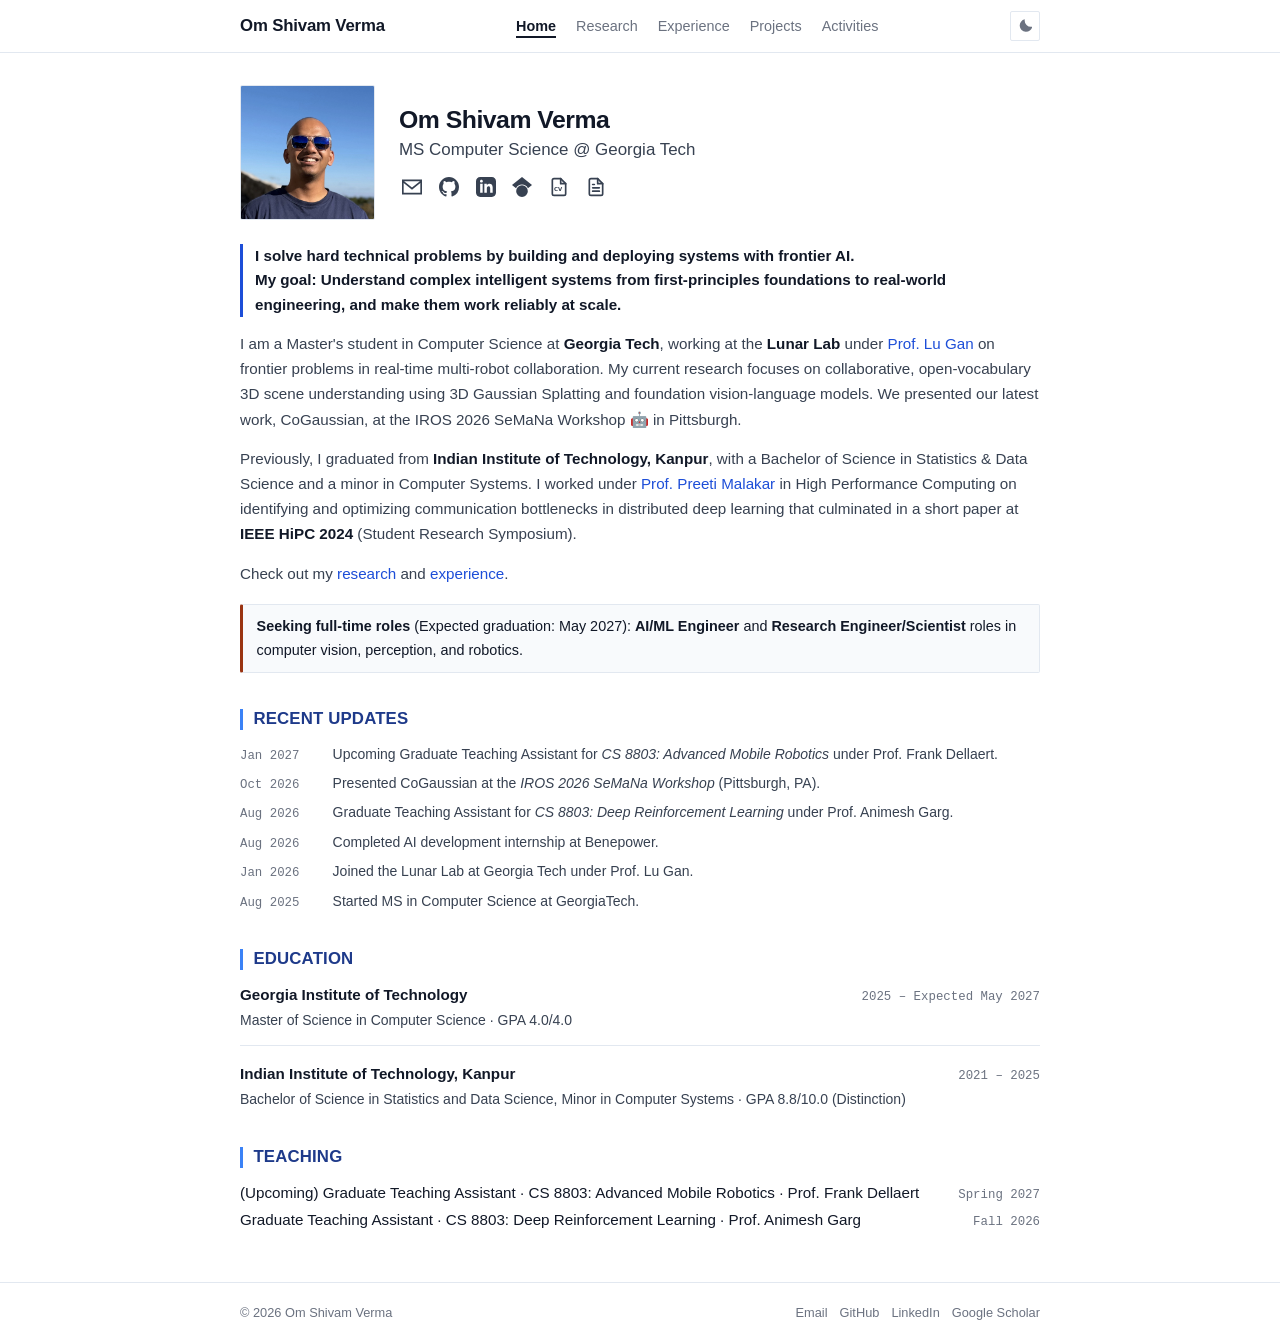
<file: index.html>
<!DOCTYPE html>
<html lang="en">
<head>
  <meta charset="UTF-8">
  <meta name="viewport" content="width=device-width, initial-scale=1.0">
  <title>Om Shivam Verma</title>
  <meta name="description" content="Om Shivam Verma - MS CS student at Georgia Tech, Lunar Lab.">
  <link rel="canonical" href="https://omsv135.github.io/">
  <meta property="og:title" content="Om Shivam Verma">
  <meta property="og:description" content="MS CS student at Georgia Tech, Lunar Lab.">
  <meta property="og:url" content="https://omsv135.github.io/">
  <meta property="og:type" content="website">
  <meta property="og:image" content="https://omsv135.github.io/assets/images/myphoto_Sept2026.jpg">
  <meta name="twitter:card" content="summary">
  <meta name="twitter:title" content="Om Shivam Verma">
  <meta name="twitter:description" content="MS CS student at Georgia Tech, Lunar Lab.">
  <meta name="twitter:image" content="https://omsv135.github.io/assets/images/myphoto_Sept2026.jpg">
  <link rel="icon" type="image/png" href="assets/images/icon.png">
  <link rel="stylesheet" href="assets/css/style.css">
  <script type="application/ld+json">
  {
    "@context": "https://schema.org",
    "@type": "Person",
    "name": "Om Shivam Verma",
    "url": "https://omsv135.github.io/",
    "image": "https://omsv135.github.io/assets/images/myphoto_Sept2026.jpg",
    "affiliation": {
      "@type": "CollegeOrUniversity",
      "name": "Georgia Institute of Technology"
    },
    "alumniOf": {
      "@type": "CollegeOrUniversity",
      "name": "Indian Institute of Technology, Kanpur"
    },
    "sameAs": [
      "https://scholar.google.com/citations?user=UkRxZe0AAAAJ",
      "https://github.com/omsv135",
      "https://linkedin.com/in/omsv135"
    ],
    "knowsAbout": [
      "Robotics",
      "Computer Vision",
      "3D Gaussian Splatting",
      "Multi-Robot Systems",
      "Distributed Deep Learning",
      "Deep Reinforcement Learning"
    ]
  }
  </script>
</head>
<body>

  
  <header class="site-header">
    <div class="container nav-container">
      <a href="index.html" class="nav-brand">Om Shivam Verma</a>
      
      <nav>
        <ul class="nav-links" id="nav-links">
          <li><a href="index.html" class="active">Home</a></li>
          <li><a href="research.html">Research</a></li>
          <li><a href="experience.html">Experience</a></li>
          <li><a href="projects.html">Projects</a></li>
          <li><a href="activities.html">Activities</a></li>
        </ul>
      </nav>

      <div class="nav-actions">
        <button class="theme-toggle-btn" id="theme-toggle-btn" aria-label="Toggle theme">
          <svg class="sun-icon" viewBox="0 0 24 24"><path d="M12 18a6 6 0 1 1 0-12 6 6 0 0 1 0 12zm0-2a4 4 0 1 0 0-8 4 4 0 0 0 0 8zM11 1h2v3h-2V1zm0 19h2v3h-2v-3zM3.515 4.929l1.414-1.414L7.05 5.636 5.636 7.05 3.515 4.93zM16.95 18.364l1.414-1.414 2.121 2.121-1.414 1.414-2.121-2.121zm2.121-14.85l1.414 1.415-2.121 2.121-1.414-1.414 2.121-2.121zM5.636 16.95l1.414 1.414-2.121 2.121-1.414-1.414 2.121-2.121zM23 11v2h-3v-2h3zM4 11v2H1v-2h3z"/></svg>
          <svg class="moon-icon" viewBox="0 0 24 24"><path d="M12.3 2a10 10 0 0 0-.19 2 10 10 0 0 0 10 10c.7 0 1.37-.07 2-.19A10 10 0 1 1 12.3 2z"/></svg>
        </button>
        <button class="mobile-nav-toggle" id="mobile-nav-toggle" aria-label="Toggle menu">
          <svg viewBox="0 0 24 24" fill="none" stroke="currentColor" stroke-width="2"><line x1="3" y1="12" x2="21" y2="12"></line><line x1="3" y1="6" x2="21" y2="6"></line><line x1="3" y1="18" x2="21" y2="18"></line></svg>
        </button>
      </div>
    </div>
  </header>

  
  <main>
    <div class="container">
      
      
      <section class="hero">
        <img src="assets/images/myphoto_Sept2026.jpg" alt="Om Shivam Verma" class="hero-avatar">
        <div class="hero-details">
          <h1 class="hero-name">Om Shivam Verma</h1>
          <p class="hero-title">MS Computer Science @ Georgia Tech</p>
          
          <div class="social-btn-group">
            <a href="mailto:overma3@gatech.edu" class="social-icon-btn" title="Email (overma3@gatech.edu)" aria-label="Email">
              <svg viewBox="0 0 24 24" fill="currentColor"><path d="M0 3v18h24v-18h-24zm21.518 2l-9.518 7.713-9.518-7.713h19.036zm-19.518 14v-11.817l10 8.104 10-8.104v11.817h-20z"/></svg>
            </a>
            <a href="https://github.com/omsv135" target="_blank" rel="noopener noreferrer" class="social-icon-btn" title="GitHub (@omsv135)" aria-label="GitHub">
              <svg viewBox="0 0 24 24" fill="currentColor"><path d="M12 0C5.37 0 0 5.37 0 12c0 5.31 3.435 9.795 8.205 11.385.6.105.825-.255.825-.57 0-.285-.015-1.23-.015-2.235-3.015.555-3.795-.735-4.035-1.41-.135-.345-.72-1.41-1.23-1.695-.42-.225-1.02-.78-.015-.795.945-.015 1.62.87 1.845 1.23 1.08 1.815 2.805 1.305 3.495.99.105-.78.42-1.305.765-1.605-2.67-.3-5.46-1.335-5.46-5.925 0-1.305.465-2.385 1.23-3.225-.12-.3-.54-1.53.12-3.18 0 0 1.005-.315 3.3 1.23.96-.27 1.98-.405 3-.405s2.04.135 3 .405c2.295-1.56 3.3-1.23 3.3-1.23.66 1.65.24 2.88.12 3.18.765.84 1.23 1.905 1.23 3.225 0 4.605-2.805 5.625-5.475 5.925.435.375.81 1.095.81 2.22 0 1.605-.015 2.895-.015 3.3 0 .315.225.69.825.57A12.02 12.02 0 0024 12c0-6.63-5.37-12-12-12z"/></svg>
            </a>
            <a href="https://linkedin.com/in/omsv135" target="_blank" rel="noopener noreferrer" class="social-icon-btn" title="LinkedIn" aria-label="LinkedIn">
              <svg viewBox="0 0 24 24" fill="currentColor"><path d="M19 0h-14c-2.761 0-5 2.239-5 5v14c0 2.761 2.239 5 5 5h14c2.762 0 5-2.239 5-5v-14c0-2.761-2.238-5-5-5zm-11 19h-3v-11h3v11zm-1.5-12.268c-.966 0-1.75-.79-1.75-1.764s.784-1.764 1.75-1.764 1.75.79 1.75 1.764-.783 1.764-1.75 1.764zm13.5 12.268h-3v-5.604c0-3.368-4-3.113-4 0v5.604h-3v-11h3v1.765c1.396-2.586 7-2.777 7 2.476v6.759z"/></svg>
            </a>
            <a href="https://scholar.google.com/citations?user=UkRxZe0AAAAJ" target="_blank" rel="noopener noreferrer" class="social-icon-btn" title="Google Scholar" aria-label="Google Scholar">
              <svg viewBox="0 0 24 24" fill="currentColor"><path d="M12 24a7 7 0 1 1 0-14 7 7 0 0 1 0 14zm0-24L0 9.5l4.838 3.94A8 8 0 0 1 12 9a8 8 0 0 1 7.162 4.44L24 9.5z"/></svg>
            </a>
            <a href="assets/docs/OmShivamVerma_CV_September_2026.pdf" target="_blank" class="social-icon-btn" title="Curriculum Vitae (PDF)" aria-label="Curriculum Vitae (PDF)">
              <svg viewBox="0 0 24 24" fill="none" stroke="currentColor" stroke-width="2" stroke-linecap="round" stroke-linejoin="round">
                <path d="M14 2H6a2 2 0 0 0-2 2v16a2 2 0 0 0 2 2h12a2 2 0 0 0 2-2V8z"></path>
                <polyline points="14 2 14 8 20 8"></polyline>
                <text x="11" y="16.5" font-size="6.5" font-weight="700" fill="currentColor" stroke="none" font-family="system-ui, sans-serif" text-anchor="middle">CV</text>
              </svg>
            </a>
            <a href="assets/docs/OmShivamVerma_Resume_September_2026.pdf" target="_blank" class="social-icon-btn" title="Resume (PDF)" aria-label="Resume (PDF)">
              <svg viewBox="0 0 24 24" fill="none" stroke="currentColor" stroke-width="2" stroke-linecap="round" stroke-linejoin="round">
                <path d="M14 2H6a2 2 0 0 0-2 2v16a2 2 0 0 0 2 2h12a2 2 0 0 0 2-2V8z"></path>
                <polyline points="14 2 14 8 20 8"></polyline>
                <line x1="16" y1="13" x2="8" y2="13"></line>
                <line x1="16" y1="17" x2="8" y2="17"></line>
                <line x1="10" y1="9" x2="8" y2="9"></line>
              </svg>
            </a>
          </div>
        </div>
      </section>

      
      <section class="prose">
        <p class="statement">
          I solve hard technical problems by building and deploying systems with frontier AI.<br>
          My goal: Understand complex intelligent systems from first-principles foundations to real-world engineering, and make them work reliably at scale.
        </p>

        <p>
          I am a Master's student in Computer Science at <strong>Georgia Tech</strong>, working at the <strong>Lunar Lab</strong> under <a href="https://ganlumomo.github.io/" target="_blank" rel="noopener noreferrer">Prof. Lu Gan</a> on frontier problems in real-time multi-robot collaboration. My current research focuses on collaborative, open-vocabulary 3D scene understanding using 3D Gaussian Splatting and foundation vision-language models. We presented our latest work, CoGaussian, at the IROS 2026 SeMaNa Workshop 🤖 in Pittsburgh.
        </p>

        <p>
          Previously, I graduated from <strong>Indian Institute of Technology, Kanpur</strong>, with a Bachelor of Science in Statistics &amp; Data Science and a minor in Computer Systems. I worked under <a href="https://www.cse.iitk.ac.in/users/pmalakar/" target="_blank" rel="noopener noreferrer">Prof. Preeti Malakar</a> in High Performance Computing on identifying and optimizing communication bottlenecks in distributed deep learning that culminated in a short paper at <strong>IEEE HiPC 2024</strong> (Student Research Symposium).
        </p>

        <p>
          Check out my <a href="research.html">research</a> and <a href="experience.html">experience</a>.
        </p>
        <div class="status-note">
          <strong>Seeking full-time roles</strong> (Expected graduation: May 2027): <strong>AI/ML Engineer</strong> and <strong>Research Engineer/Scientist</strong> roles in computer vision, perception, and robotics.
        </div>
      </section>

      
      <section class="section">
        <h2 class="section-title">Recent Updates</h2>
        <ul class="news-list">
          <li class="news-item">
            <span class="news-date">Jan 2027</span>
            <span class="news-text">Upcoming Graduate Teaching Assistant for <em>CS 8803: Advanced Mobile Robotics</em> under Prof. Frank Dellaert.</span>
          </li>
          <li class="news-item">
            <span class="news-date">Oct 2026</span>
            <span class="news-text">Presented CoGaussian at the <em>IROS 2026 SeMaNa Workshop</em> (Pittsburgh, PA).</span>
          </li>
          <li class="news-item">
            <span class="news-date">Aug 2026</span>
            <span class="news-text">Graduate Teaching Assistant for <em>CS 8803: Deep Reinforcement Learning</em> under Prof. Animesh Garg.</span>
          </li>
          <li class="news-item">
            <span class="news-date">Aug 2026</span>
            <span class="news-text">Completed AI development internship at Benepower.</span>
          </li>
          <li class="news-item">
            <span class="news-date">Jan 2026</span>
            <span class="news-text">Joined the Lunar Lab at Georgia Tech under Prof. Lu Gan.</span>
          </li>
          <li class="news-item">
            <span class="news-date">Aug 2025</span>
            <span class="news-text">Started MS in Computer Science at GeorgiaTech.</span>
          </li>
        </ul>
      </section>

      
      <section class="section" id="education">
        <h2 class="section-title">Education</h2>
        
        <div class="clean-list">
          <div class="entry-block">
            <div class="entry-header">
              <span class="entry-role">Georgia Institute of Technology</span>
              <span class="entry-date">2025 – Expected May 2027</span>
            </div>
            <div class="entry-org">Master of Science in Computer Science &middot; GPA 4.0/4.0</div>
          </div>

          <div class="entry-block">
            <div class="entry-header">
              <span class="entry-role">Indian Institute of Technology, Kanpur</span>
              <span class="entry-date">2021 – 2025</span>
            </div>
            <div class="entry-org">Bachelor of Science in Statistics and Data Science, Minor in Computer Systems &middot; GPA 8.8/10.0 (Distinction)</div>
          </div>
        </div>
      </section>

      
      <section class="section" id="teaching">
        <h2 class="section-title">Teaching</h2>
        <div class="clean-list">
          <div class="entry-block">
            <div class="entry-header">
              <span class="entry-role" style="font-weight: 400;">(Upcoming) Graduate Teaching Assistant &middot; CS 8803: Advanced Mobile Robotics &middot; Prof. Frank Dellaert</span>
              <span class="entry-date">Spring 2027</span>
            </div>
            <div class="entry-header">
              <span class="entry-role" style="font-weight: 400;">Graduate Teaching Assistant &middot; CS 8803: Deep Reinforcement Learning &middot; Prof. Animesh Garg</span>
              <span class="entry-date">Fall 2026</span>
            </div>
          </div>
        </div>
      </section>
    </div>
  </main>

  
  <footer class="site-footer">
    <div class="container footer-content">
      <div>&copy; 2026 Om Shivam Verma</div>
      <div class="footer-links">
        <a href="mailto:overma3@gatech.edu">Email</a>
        <a href="https://github.com/omsv135" target="_blank" rel="noopener noreferrer">GitHub</a>
        <a href="https://linkedin.com/in/omsv135" target="_blank" rel="noopener noreferrer">LinkedIn</a>
        <a href="https://scholar.google.com/citations?user=UkRxZe0AAAAJ" target="_blank" rel="noopener noreferrer">Google Scholar</a>
      </div>
    </div>
  </footer>

  <script src="assets/js/main.js"></script>
</body>
</html>
</file>
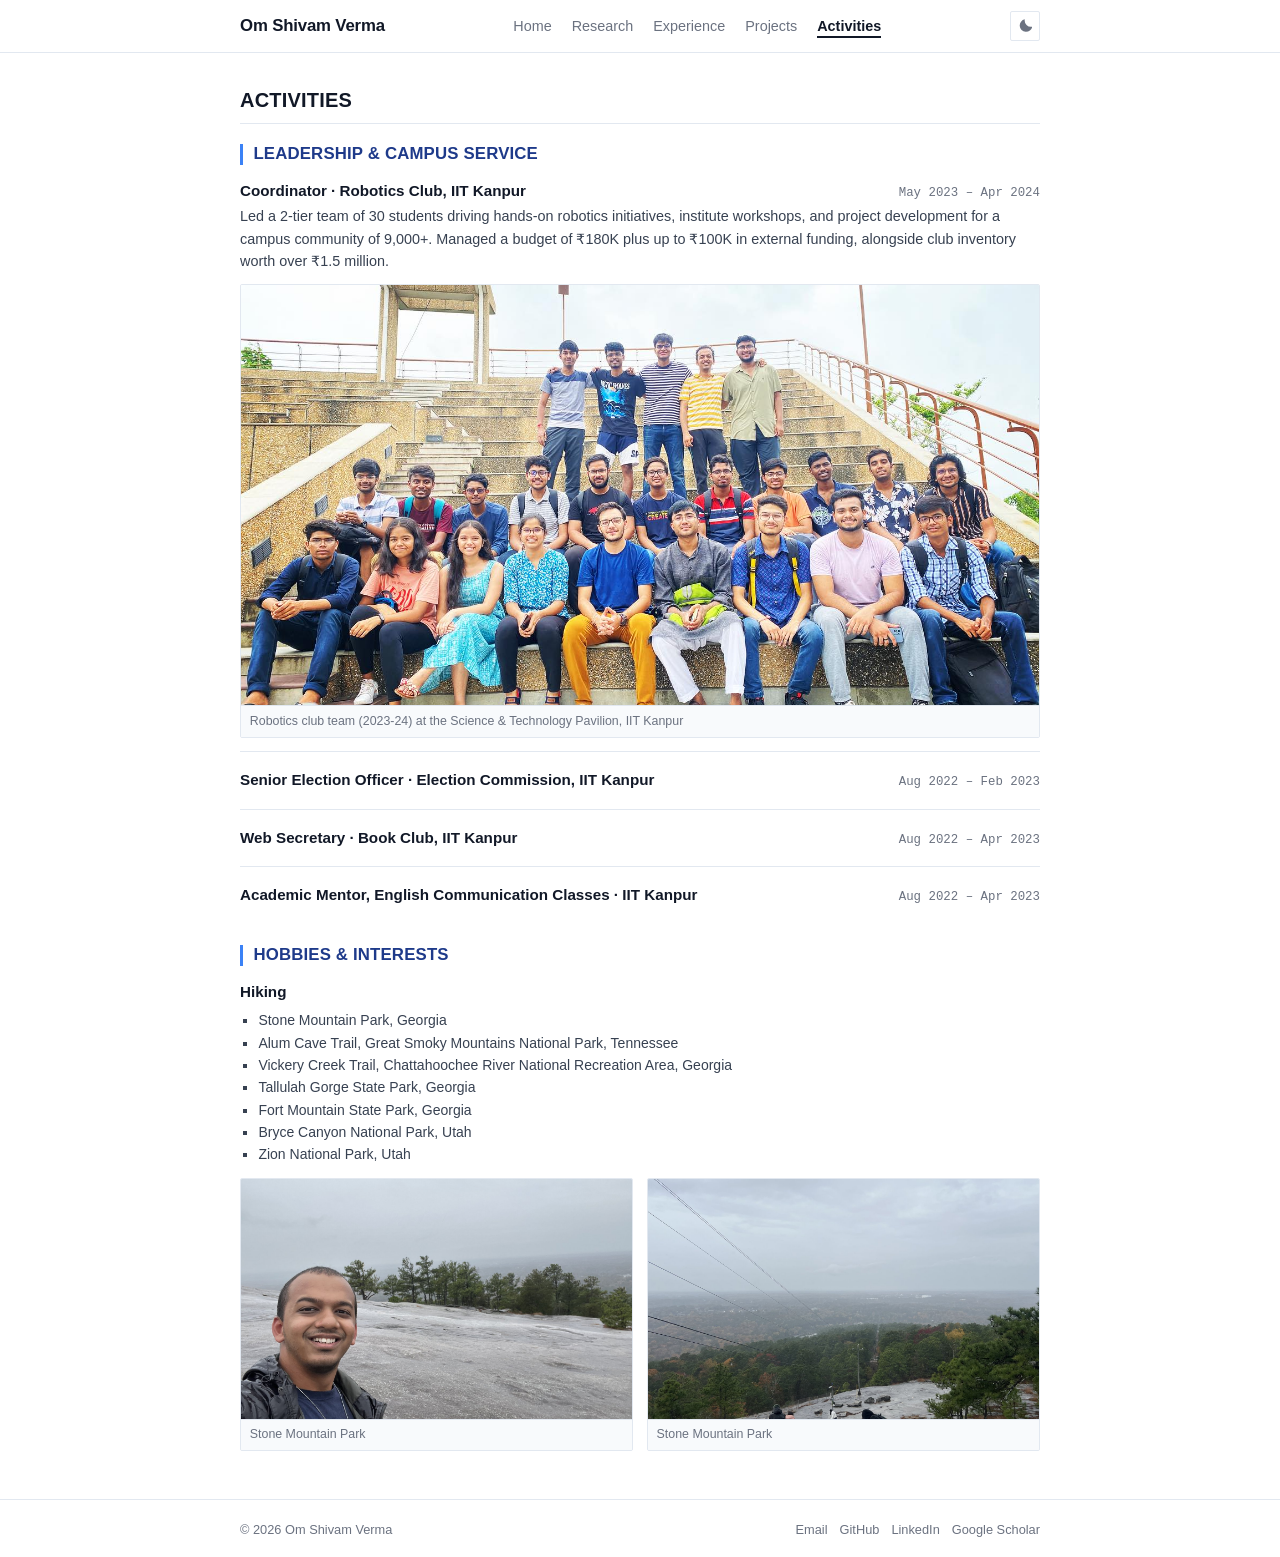
<file: activities.html>
<!DOCTYPE html>
<html lang="en">
<head>
  <meta charset="UTF-8">
  <meta name="viewport" content="width=device-width, initial-scale=1.0">
  <title>Activities | Om Shivam Verma</title>
  <meta name="description" content="Leadership, campus initiatives, community service, and personal hobbies of Om Shivam Verma.">
  <link rel="canonical" href="https://omsv135.github.io/activities.html">
  <meta property="og:title" content="Activities | Om Shivam Verma">
  <meta property="og:description" content="Leadership, campus initiatives, community service, and personal hobbies of Om Shivam Verma.">
  <meta property="og:url" content="https://omsv135.github.io/activities.html">
  <meta property="og:type" content="website">
  <meta property="og:image" content="https://omsv135.github.io/assets/images/RoboticsClubTeam.jpg">
  <meta name="twitter:card" content="summary">
  <meta name="twitter:title" content="Activities | Om Shivam Verma">
  <meta name="twitter:description" content="Leadership, campus initiatives, community service, and personal hobbies of Om Shivam Verma.">
  <meta name="twitter:image" content="https://omsv135.github.io/assets/images/RoboticsClubTeam.jpg">
  <link rel="icon" type="image/png" href="assets/images/icon.png">
  <link rel="stylesheet" href="assets/css/style.css">
</head>
<body>

  <header class="site-header">
    <div class="container nav-container">
      <a href="index.html" class="nav-brand">Om Shivam Verma</a>
      
      <nav>
        <ul class="nav-links" id="nav-links">
          <li><a href="index.html">Home</a></li>
          <li><a href="research.html">Research</a></li>
          <li><a href="experience.html">Experience</a></li>
          <li><a href="projects.html">Projects</a></li>
          <li><a href="activities.html" class="active">Activities</a></li>
        </ul>
      </nav>

      <div class="nav-actions">
        <button class="theme-toggle-btn" id="theme-toggle-btn" aria-label="Toggle theme">
          <svg class="sun-icon" viewBox="0 0 24 24"><path d="M12 18a6 6 0 1 1 0-12 6 6 0 0 1 0 12zm0-2a4 4 0 1 0 0-8 4 4 0 0 0 0 8zM11 1h2v3h-2V1zm0 19h2v3h-2v-3zM3.515 4.929l1.414-1.414L7.05 5.636 5.636 7.05 3.515 4.93zM16.95 18.364l1.414-1.414 2.121 2.121-1.414 1.414-2.121-2.121zm2.121-14.85l1.414 1.415-2.121 2.121-1.414-1.414 2.121-2.121zM5.636 16.95l1.414 1.414-2.121 2.121-1.414-1.414 2.121-2.121zM23 11v2h-3v-2h3zM4 11v2H1v-2h3z"/></svg>
          <svg class="moon-icon" viewBox="0 0 24 24"><path d="M12.3 2a10 10 0 0 0-.19 2 10 10 0 0 0 10 10c.7 0 1.37-.07 2-.19A10 10 0 1 1 12.3 2z"/></svg>
        </button>
        <button class="mobile-nav-toggle" id="mobile-nav-toggle" aria-label="Toggle menu">
          <svg viewBox="0 0 24 24" fill="none" stroke="currentColor" stroke-width="2"><line x1="3" y1="12" x2="21" y2="12"></line><line x1="3" y1="6" x2="21" y2="6"></line><line x1="3" y1="18" x2="21" y2="18"></line></svg>
        </button>
      </div>
    </div>
  </header>

  <main>
    <div class="container">
      
      <h1 class="page-title">Activities</h1>

      <section class="section" style="margin-top: 0;">
        <h2 class="section-title">Leadership &amp; Campus Service</h2>
        
        <div class="clean-list">
          
          <div class="entry-block">
            <div class="entry-header">
              <span class="entry-role">Coordinator &middot; Robotics Club, IIT Kanpur</span>
              <span class="entry-date">May 2023 – Apr 2024</span>
            </div>
            <p style="font-size: 0.9rem; color: var(--text-muted); margin-bottom: 0.45rem; line-height: 1.55;">
              Led a 2-tier team of 30 students driving hands-on robotics initiatives, institute workshops, and project development for a campus community of 9,000+. Managed a budget of &#8377;180K plus up to &#8377;100K in external funding, alongside club inventory worth over &#8377;1.5 million.
            </p>
            <div class="activity-photo-wrap">
              <img src="assets/images/RoboticsClubTeam.jpg" alt="Robotics club team (2023-24) at IIT Kanpur" class="activity-photo">
              <span class="photo-caption">Robotics club team (2023-24) at the Science &amp; Technology Pavilion, IIT Kanpur</span>
            </div>
          </div>

          <div class="entry-block">
            <div class="entry-header">
              <span class="entry-role">Senior Election Officer &middot; Election Commission, IIT Kanpur</span>
              <span class="entry-date">Aug 2022 – Feb 2023</span>
            </div>
          </div>

          <div class="entry-block">
            <div class="entry-header">
              <span class="entry-role">Web Secretary &middot; Book Club, IIT Kanpur</span>
              <span class="entry-date">Aug 2022 – Apr 2023</span>
            </div>
          </div>

          <div class="entry-block">
            <div class="entry-header">
              <span class="entry-role">Academic Mentor, English Communication Classes &middot; IIT Kanpur</span>
              <span class="entry-date">Aug 2022 – Apr 2023</span>
            </div>
          </div>

        </div>
      </section>

      <section class="section">
        <h2 class="section-title">Hobbies &amp; Interests</h2>
        
        <div class="clean-list">
          
          <div class="entry-block">
            <div class="entry-header">
              <span class="entry-role">Hiking</span>
            </div>
            <ul style="list-style: square; padding-left: 1.15rem; font-size: 0.875rem; color: var(--text-muted); line-height: 1.6; margin: 0.35rem 0 0.65rem 0;">
              <li>Stone Mountain Park, Georgia</li>
              <li>Alum Cave Trail, Great Smoky Mountains National Park, Tennessee</li>
              <li>Vickery Creek Trail, Chattahoochee River National Recreation Area, Georgia</li>
              <li>Tallulah Gorge State Park, Georgia</li>
              <li>Fort Mountain State Park, Georgia</li>
              <li>Bryce Canyon National Park, Utah</li>
              <li>Zion National Park, Utah</li>
            </ul>
            <div class="photo-grid">
              <div class="photo-card">
                <img src="assets/images/StoneMountainSelfie.jpg" alt="Hiking at Stone Mountain Park" class="activity-photo">
                <span class="photo-caption">Stone Mountain Park</span>
              </div>
              <div class="photo-card">
                <img src="assets/images/StoneMountainView.jpg" alt="Scenic mountain view from trail at Stone Mountain Park" class="activity-photo">
                <span class="photo-caption">Stone Mountain Park</span>
              </div>
            </div>
          </div>

        </div>
      </section>

    </div>
  </main>

  <footer class="site-footer">
    <div class="container footer-content">
      <div>&copy; 2026 Om Shivam Verma</div>
      <div class="footer-links">
        <a href="mailto:overma3@gatech.edu">Email</a>
        <a href="https://github.com/omsv135" target="_blank" rel="noopener noreferrer">GitHub</a>
        <a href="https://linkedin.com/in/omsv135" target="_blank" rel="noopener noreferrer">LinkedIn</a>
        <a href="https://scholar.google.com/citations?user=UkRxZe0AAAAJ" target="_blank" rel="noopener noreferrer">Google Scholar</a>
      </div>
    </div>
  </footer>

  <script src="assets/js/main.js"></script>
</body>
</html>
</file>
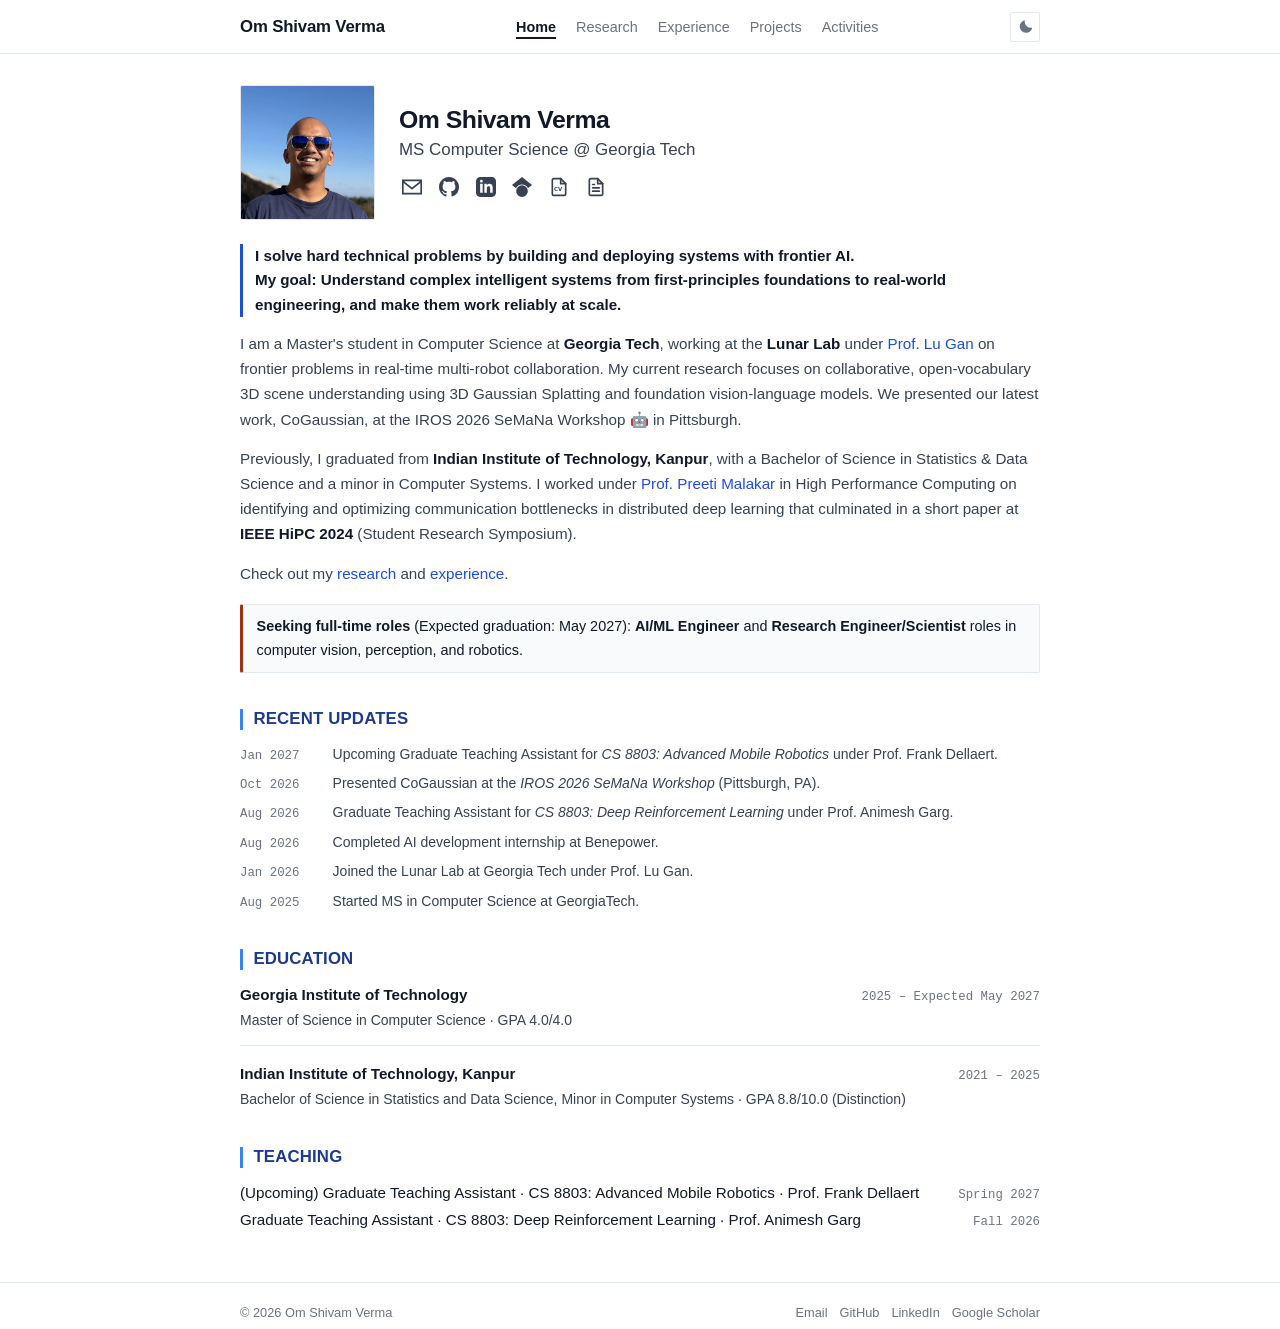
<file: cv.html>
<!DOCTYPE html>
<html lang="en">
<head>
  <meta charset="UTF-8">
  <meta http-equiv="refresh" content="0; url=index.html#education">
  <title>Redirecting to Education/CV...</title>
  <link rel="canonical" href="index.html#education">
</head>
<body>
  <p>Redirecting to <a href="index.html#education">Education &amp; CV on Home</a>...</p>
</body>
</html>
</file>
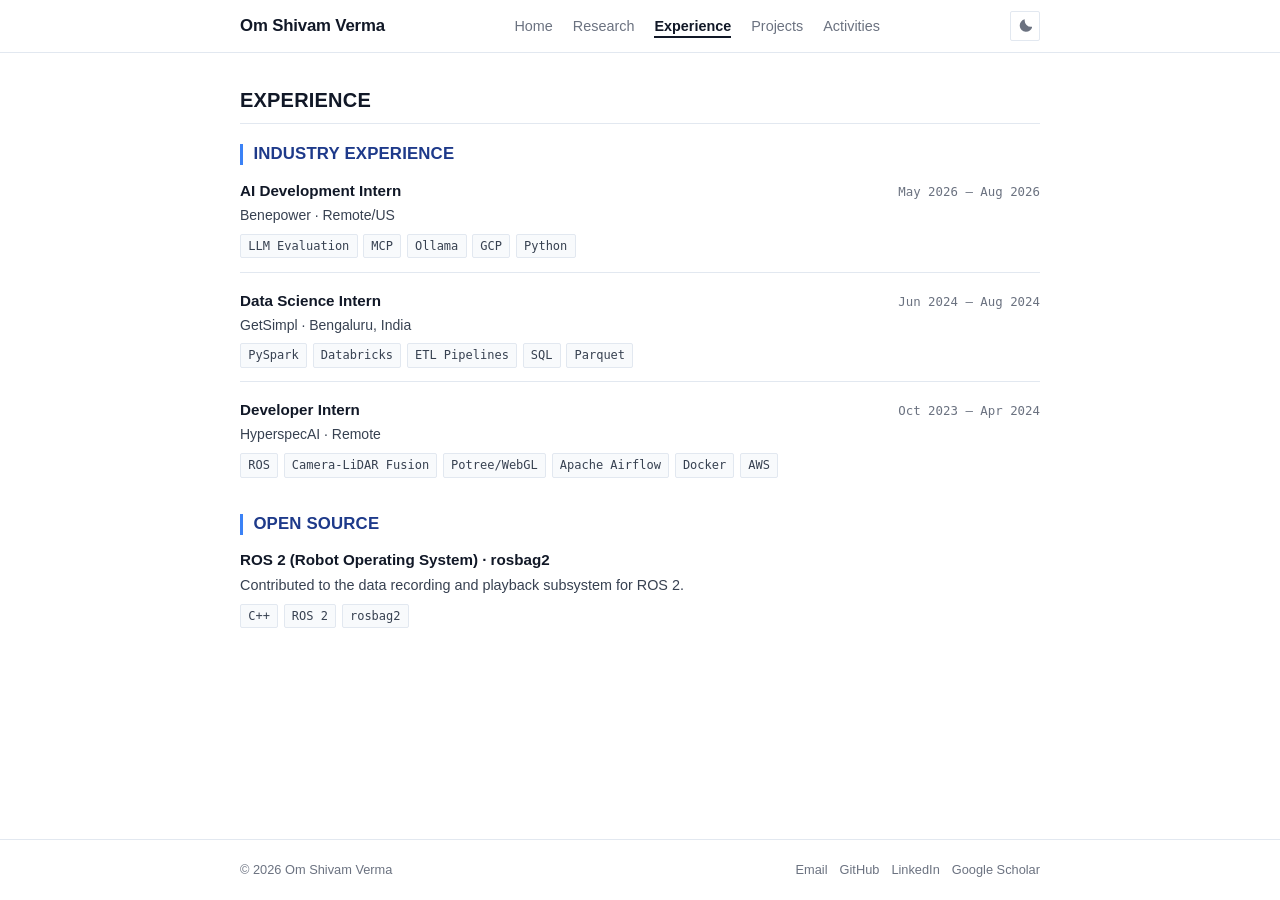
<file: experience.html>
<!DOCTYPE html>
<html lang="en">
<head>
  <meta charset="UTF-8">
  <meta name="viewport" content="width=device-width, initial-scale=1.0">
  <title>Experience | Om Shivam Verma</title>
  <meta name="description" content="Industry internships of Om Shivam Verma.">
  <link rel="canonical" href="https://omsv135.github.io/experience.html">
  <meta property="og:title" content="Experience | Om Shivam Verma">
  <meta property="og:description" content="Industry internships of Om Shivam Verma.">
  <meta property="og:url" content="https://omsv135.github.io/experience.html">
  <meta property="og:type" content="website">
  <meta property="og:image" content="https://omsv135.github.io/assets/images/myphoto_Sept2026.jpg">
  <meta name="twitter:card" content="summary">
  <meta name="twitter:title" content="Experience | Om Shivam Verma">
  <meta name="twitter:description" content="Industry internships of Om Shivam Verma.">
  <meta name="twitter:image" content="https://omsv135.github.io/assets/images/myphoto_Sept2026.jpg">
  <link rel="icon" type="image/png" href="assets/images/icon.png">
  <link rel="stylesheet" href="assets/css/style.css">
</head>
<body>

  
  <header class="site-header">
    <div class="container nav-container">
      <a href="index.html" class="nav-brand">Om Shivam Verma</a>
      
      <nav>
        <ul class="nav-links" id="nav-links">
          <li><a href="index.html">Home</a></li>
          <li><a href="research.html">Research</a></li>
          <li><a href="experience.html" class="active">Experience</a></li>
          <li><a href="projects.html">Projects</a></li>
          <li><a href="activities.html">Activities</a></li>
        </ul>
      </nav>

      <div class="nav-actions">
        <button class="theme-toggle-btn" id="theme-toggle-btn" aria-label="Toggle theme">
          <svg class="sun-icon" viewBox="0 0 24 24"><path d="M12 18a6 6 0 1 1 0-12 6 6 0 0 1 0 12zm0-2a4 4 0 1 0 0-8 4 4 0 0 0 0 8zM11 1h2v3h-2V1zm0 19h2v3h-2v-3zM3.515 4.929l1.414-1.414L7.05 5.636 5.636 7.05 3.515 4.93zM16.95 18.364l1.414-1.414 2.121 2.121-1.414 1.414-2.121-2.121zm2.121-14.85l1.414 1.415-2.121 2.121-1.414-1.414 2.121-2.121zM5.636 16.95l1.414 1.414-2.121 2.121-1.414-1.414 2.121-2.121zM23 11v2h-3v-2h3zM4 11v2H1v-2h3z"/></svg>
          <svg class="moon-icon" viewBox="0 0 24 24"><path d="M12.3 2a10 10 0 0 0-.19 2 10 10 0 0 0 10 10c.7 0 1.37-.07 2-.19A10 10 0 1 1 12.3 2z"/></svg>
        </button>
        <button class="mobile-nav-toggle" id="mobile-nav-toggle" aria-label="Toggle menu">
          <svg viewBox="0 0 24 24" fill="none" stroke="currentColor" stroke-width="2"><line x1="3" y1="12" x2="21" y2="12"></line><line x1="3" y1="6" x2="21" y2="6"></line><line x1="3" y1="18" x2="21" y2="18"></line></svg>
        </button>
      </div>
    </div>
  </header>

  
  <main>
    <div class="container">
      
      <h1 class="page-title">Experience</h1>

      
      <section class="section" style="margin-top: 0;">
        <h2 class="section-title">Industry Experience</h2>
        
        <div class="clean-list">
          
          
          <div class="entry-block">
            <div class="entry-header">
              <span class="entry-role">AI Development Intern</span>
              <span class="entry-date">May 2026 – Aug 2026</span>
            </div>
            <div class="entry-org">Benepower &middot; Remote/US</div>
            <div class="tech-box-row">
              <span class="tech-box">LLM Evaluation</span>
              <span class="tech-box">MCP</span>
              <span class="tech-box">Ollama</span>
              <span class="tech-box">GCP</span>
              <span class="tech-box">Python</span>
            </div>
          </div>

          
          <div class="entry-block">
            <div class="entry-header">
              <span class="entry-role">Data Science Intern</span>
              <span class="entry-date">Jun 2024 – Aug 2024</span>
            </div>
            <div class="entry-org">GetSimpl &middot; Bengaluru, India</div>
            <div class="tech-box-row">
              <span class="tech-box">PySpark</span>
              <span class="tech-box">Databricks</span>
              <span class="tech-box">ETL Pipelines</span>
              <span class="tech-box">SQL</span>
              <span class="tech-box">Parquet</span>
            </div>
          </div>

          
          <div class="entry-block">
            <div class="entry-header">
              <span class="entry-role">Developer Intern</span>
              <span class="entry-date">Oct 2023 – Apr 2024</span>
            </div>
            <div class="entry-org">HyperspecAI &middot; Remote</div>
            <div class="tech-box-row">
              <span class="tech-box">ROS</span>
              <span class="tech-box">Camera-LiDAR Fusion</span>
              <span class="tech-box">Potree/WebGL</span>
              <span class="tech-box">Apache Airflow</span>
              <span class="tech-box">Docker</span>
              <span class="tech-box">AWS</span>
            </div>
          </div>

        </div>
      </section>

      
      <section class="section">
        <h2 class="section-title">Open Source</h2>
        <div class="entry-block">
          <div class="entry-header">
            <span class="entry-role">ROS 2 (Robot Operating System) &middot; rosbag2</span>
          </div>
          <p style="font-size: 0.9rem; color: var(--text-muted); margin-bottom: 0.45rem;">
            Contributed to the data recording and playback subsystem for ROS 2.
          </p>
          <div class="tech-box-row">
            <span class="tech-box">C++</span>
            <span class="tech-box">ROS 2</span>
            <span class="tech-box">rosbag2</span>
          </div>
        </div>
      </section>

    </div>
  </main>

  
  <footer class="site-footer">
    <div class="container footer-content">
      <div>&copy; 2026 Om Shivam Verma</div>
      <div class="footer-links">
        <a href="mailto:overma3@gatech.edu">Email</a>
        <a href="https://github.com/omsv135" target="_blank" rel="noopener noreferrer">GitHub</a>
        <a href="https://linkedin.com/in/omsv135" target="_blank" rel="noopener noreferrer">LinkedIn</a>
        <a href="https://scholar.google.com/citations?user=UkRxZe0AAAAJ" target="_blank" rel="noopener noreferrer">Google Scholar</a>
      </div>
    </div>
  </footer>

  <script src="assets/js/main.js"></script>
</body>
</html>
</file>
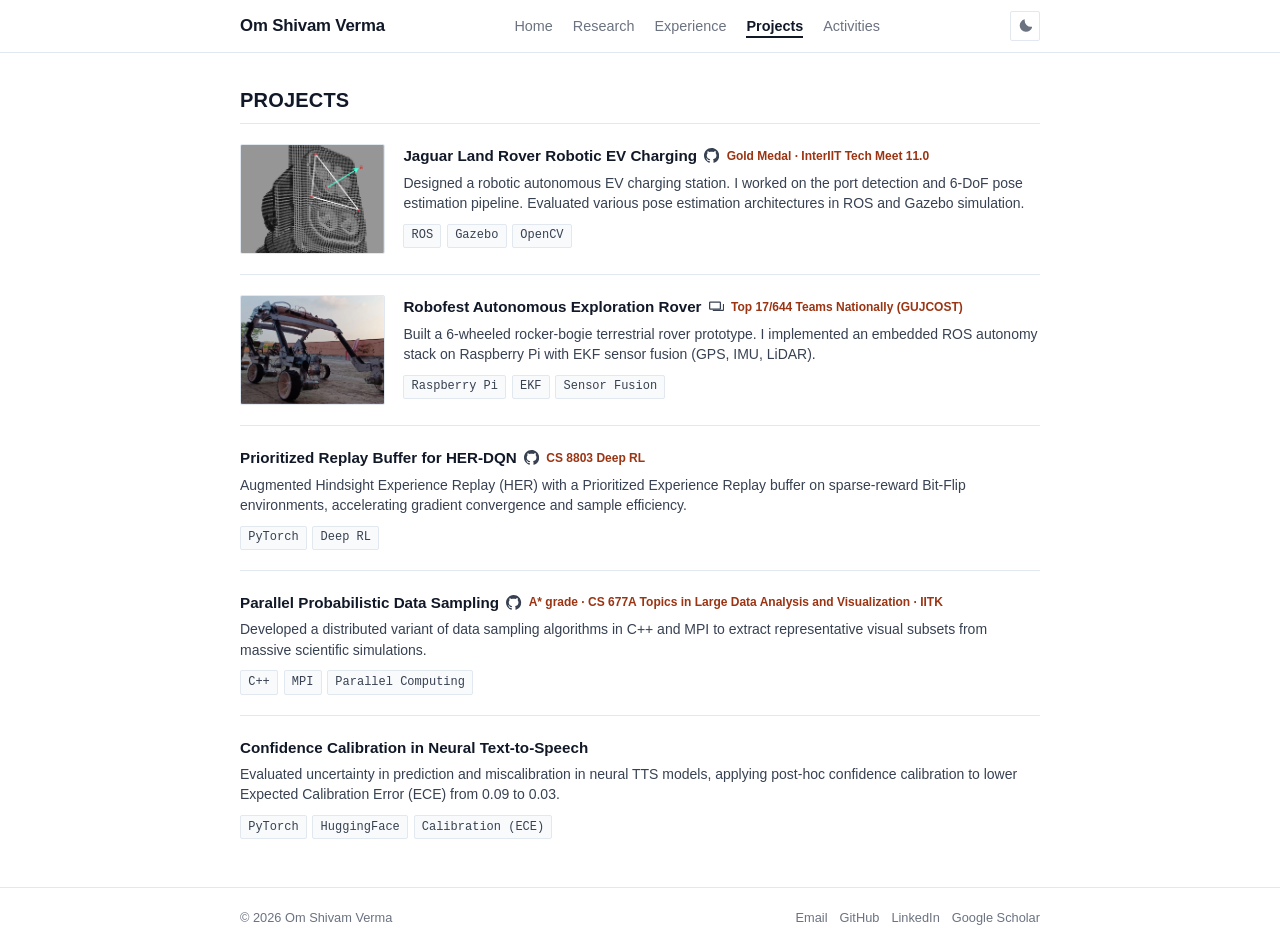
<file: projects.html>
<!DOCTYPE html>
<html lang="en">
<head>
  <meta charset="UTF-8">
  <meta name="viewport" content="width=device-width, initial-scale=1.0">
  <title>Projects | Om Shivam Verma</title>
  <meta name="description" content="Projects across robotics, computer vision, and machine learning by Om Shivam Verma.">
  <link rel="canonical" href="https://omsv135.github.io/projects.html">
  <meta property="og:title" content="Projects | Om Shivam Verma">
  <meta property="og:description" content="Projects across robotics, computer vision, and machine learning by Om Shivam Verma.">
  <meta property="og:url" content="https://omsv135.github.io/projects.html">
  <meta property="og:type" content="website">
  <meta property="og:image" content="https://omsv135.github.io/assets/images/myphoto_Sept2026.jpg">
  <meta name="twitter:card" content="summary">
  <meta name="twitter:title" content="Projects | Om Shivam Verma">
  <meta name="twitter:description" content="Projects across robotics, computer vision, and machine learning by Om Shivam Verma.">
  <meta name="twitter:image" content="https://omsv135.github.io/assets/images/myphoto_Sept2026.jpg">
  <link rel="icon" type="image/png" href="assets/images/icon.png">
  <link rel="stylesheet" href="assets/css/style.css">
</head>
<body>

  
  <header class="site-header">
    <div class="container nav-container">
      <a href="index.html" class="nav-brand">Om Shivam Verma</a>
      
      <nav>
        <ul class="nav-links" id="nav-links">
          <li><a href="index.html">Home</a></li>
          <li><a href="research.html">Research</a></li>
          <li><a href="experience.html">Experience</a></li>
          <li><a href="projects.html" class="active">Projects</a></li>
          <li><a href="activities.html">Activities</a></li>
        </ul>
      </nav>

      <div class="nav-actions">
        <button class="theme-toggle-btn" id="theme-toggle-btn" aria-label="Toggle theme">
          <svg class="sun-icon" viewBox="0 0 24 24"><path d="M12 18a6 6 0 1 1 0-12 6 6 0 0 1 0 12zm0-2a4 4 0 1 0 0-8 4 4 0 0 0 0 8zM11 1h2v3h-2V1zm0 19h2v3h-2v-3zM3.515 4.929l1.414-1.414L7.05 5.636 5.636 7.05 3.515 4.93zM16.95 18.364l1.414-1.414 2.121 2.121-1.414 1.414-2.121-2.121zm2.121-14.85l1.414 1.415-2.121 2.121-1.414-1.414 2.121-2.121zM5.636 16.95l1.414 1.414-2.121 2.121-1.414-1.414 2.121-2.121zM23 11v2h-3v-2h3zM4 11v2H1v-2h3z"/></svg>
          <svg class="moon-icon" viewBox="0 0 24 24"><path d="M12.3 2a10 10 0 0 0-.19 2 10 10 0 0 0 10 10c.7 0 1.37-.07 2-.19A10 10 0 1 1 12.3 2z"/></svg>
        </button>
        <button class="mobile-nav-toggle" id="mobile-nav-toggle" aria-label="Toggle menu">
          <svg viewBox="0 0 24 24" fill="none" stroke="currentColor" stroke-width="2"><line x1="3" y1="12" x2="21" y2="12"></line><line x1="3" y1="6" x2="21" y2="6"></line><line x1="3" y1="18" x2="21" y2="18"></line></svg>
        </button>
      </div>
    </div>
  </header>

  
  <main>
    <div class="container">
      
      <h1 class="page-title">Projects</h1>

      
      <div class="projects-list">
        
        
        <article class="project-item">
          <img src="assets/images/JLR_port_detection.png" alt="JLR Charging Port Detection" class="project-img">
          <div class="project-details">
            <div class="project-header-inline">
              <h3 class="project-title">Jaguar Land Rover Robotic EV Charging</h3>
              <a href="https://github.com/omsv135/ccs2-port-detection" target="_blank" rel="noopener noreferrer" class="project-icon-link" title="GitHub Repository" aria-label="GitHub Repository">
                <svg width="14" height="14" viewBox="0 0 24 24" fill="currentColor"><path d="M12 0C5.37 0 0 5.37 0 12c0 5.31 3.435 9.795 8.205 11.385.6.105.825-.255.825-.57 0-.285-.015-1.23-.015-2.235-3.015.555-3.795-.735-4.035-1.41-.135-.345-.72-1.41-1.23-1.695-.42-.225-1.02-.78-.015-.795.945-.015 1.62.87 1.845 1.23 1.08 1.815 2.805 1.305 3.495.99.105-.78.42-1.305.765-1.605-2.67-.3-5.46-1.335-5.46-5.925 0-1.305.465-2.385 1.23-3.225-.12-.3-.54-1.53.12-3.18 0 0 1.005-.315 3.3 1.23.96-.27 1.98-.405 3-.405s2.04.135 3 .405c2.295-1.56 3.3-1.23 3.3-1.23.66 1.65.24 2.88.12 3.18.765.84 1.23 1.905 1.23 3.225 0 4.605-2.805 5.625-5.475 5.925.435.375.81 1.095.81 2.22 0 1.605-.015 2.895-.015 3.3 0 .315.225.69.825.57A12.02 12.02 0 0024 12c0-6.63-5.37-12-12-12z"/></svg>
              </a>
              <span class="project-badge">Gold Medal &middot; InterIIT Tech Meet 11.0</span>
            </div>
            <p class="project-desc">
              Designed a robotic autonomous EV charging station. I worked on the port detection and 6-DoF pose estimation pipeline. Evaluated various pose estimation architectures in ROS and Gazebo simulation.
            </p>
            <div class="tech-box-row">
              <span class="tech-box">ROS</span>
              <span class="tech-box">Gazebo</span>
              <span class="tech-box">OpenCV</span>
            </div>
          </div>
        </article>

        
        <article class="project-item">
          <img src="assets/images/RoverPhoto.png" alt="Robofest Planetary Rover Prototype" class="project-img">
          <div class="project-details">
            <div class="project-header-inline">
              <h3 class="project-title">Robofest Autonomous Exploration Rover</h3>
              <a href="https://www.canva.com/design/DAFnhHI26-8/j-kBybnPRXLt9DSYDJ5-3A/view" target="_blank" rel="noopener noreferrer" class="project-icon-link" title="Presentation Slides (Canva)" aria-label="Presentation Slides (Canva)">
                <svg width="14" height="14" viewBox="0 0 24 24" fill="currentColor"><path d="M2 4h15a2 2 0 0 1 2 2v9a2 2 0 0 1-2 2H2a2 2 0 0 1-2-2V6a2 2 0 0 1 2-2zm0 2v9h15V6H2z"/><path d="M6 19h16a2 2 0 0 0 2-2V8h-2v9H6v2z"/></svg>
              </a>
              <span class="project-badge">Top 17/644 Teams Nationally (GUJCOST)</span>
            </div>
            <p class="project-desc">
              Built a 6-wheeled rocker-bogie terrestrial rover prototype. I implemented an embedded ROS autonomy stack on Raspberry Pi with EKF sensor fusion (GPS, IMU, LiDAR).
            </p>
            <div class="tech-box-row">
              <span class="tech-box">Raspberry Pi</span>
              <span class="tech-box">EKF</span>
              <span class="tech-box">Sensor Fusion</span>
            </div>
          </div>
        </article>

        
        <article class="project-item">
          <div class="project-details">
            <div class="project-header-inline">
              <h3 class="project-title">Prioritized Replay Buffer for HER-DQN</h3>
              <a href="https://github.com/omsv135/bitflip_dqn_her" target="_blank" rel="noopener noreferrer" class="project-icon-link" title="GitHub Repository" aria-label="GitHub Repository">
                <svg width="14" height="14" viewBox="0 0 24 24" fill="currentColor"><path d="M12 0C5.37 0 0 5.37 0 12c0 5.31 3.435 9.795 8.205 11.385.6.105.825-.255.825-.57 0-.285-.015-1.23-.015-2.235-3.015.555-3.795-.735-4.035-1.41-.135-.345-.72-1.41-1.23-1.695-.42-.225-1.02-.78-.015-.795.945-.015 1.62.87 1.845 1.23 1.08 1.815 2.805 1.305 3.495.99.105-.78.42-1.305.765-1.605-2.67-.3-5.46-1.335-5.46-5.925 0-1.305.465-2.385 1.23-3.225-.12-.3-.54-1.53.12-3.18 0 0 1.005-.315 3.3 1.23.96-.27 1.98-.405 3-.405s2.04.135 3 .405c2.295-1.56 3.3-1.23 3.3-1.23.66 1.65.24 2.88.12 3.18.765.84 1.23 1.905 1.23 3.225 0 4.605-2.805 5.625-5.475 5.925.435.375.81 1.095.81 2.22 0 1.605-.015 2.895-.015 3.3 0 .315.225.69.825.57A12.02 12.02 0 0024 12c0-6.63-5.37-12-12-12z"/></svg>
              </a>
              <span class="project-badge">CS 8803 Deep RL</span>
            </div>
            <p class="project-desc">
              Augmented Hindsight Experience Replay (HER) with a Prioritized Experience Replay buffer on sparse-reward Bit-Flip environments, accelerating gradient convergence and sample efficiency.
            </p>
            <div class="tech-box-row">
              <span class="tech-box">PyTorch</span>
              <span class="tech-box">Deep RL</span>
            </div>
          </div>
        </article>

        
        <article class="project-item">
          <div class="project-details">
            <div class="project-header-inline">
              <h3 class="project-title">Parallel Probabilistic Data Sampling</h3>
              <a href="https://github.com/omsv135/Parallel-Probabilistic-Data-Sampling" target="_blank" rel="noopener noreferrer" class="project-icon-link" title="GitHub Repository" aria-label="GitHub Repository">
                <svg width="14" height="14" viewBox="0 0 24 24" fill="currentColor"><path d="M12 0C5.37 0 0 5.37 0 12c0 5.31 3.435 9.795 8.205 11.385.6.105.825-.255.825-.57 0-.285-.015-1.23-.015-2.235-3.015.555-3.795-.735-4.035-1.41-.135-.345-.72-1.41-1.23-1.695-.42-.225-1.02-.78-.015-.795.945-.015 1.62.87 1.845 1.23 1.08 1.815 2.805 1.305 3.495.99.105-.78.42-1.305.765-1.605-2.67-.3-5.46-1.335-5.46-5.925 0-1.305.465-2.385 1.23-3.225-.12-.3-.54-1.53.12-3.18 0 0 1.005-.315 3.3 1.23.96-.27 1.98-.405 3-.405s2.04.135 3 .405c2.295-1.56 3.3-1.23 3.3-1.23.66 1.65.24 2.88.12 3.18.765.84 1.23 1.905 1.23 3.225 0 4.605-2.805 5.625-5.475 5.925.435.375.81 1.095.81 2.22 0 1.605-.015 2.895-.015 3.3 0 .315.225.69.825.57A12.02 12.02 0 0024 12c0-6.63-5.37-12-12-12z"/></svg>
              </a>
              <span class="project-badge">A* grade &middot; CS 677A Topics in Large Data Analysis and Visualization &middot; IITK</span>
            </div>
            <p class="project-desc">
              Developed a distributed variant of data sampling algorithms in C++ and MPI to extract representative visual subsets from massive scientific simulations.
            </p>
            <div class="tech-box-row">
              <span class="tech-box">C++</span>
              <span class="tech-box">MPI</span>
              <span class="tech-box">Parallel Computing</span>
            </div>
          </div>
        </article>

        
        <article class="project-item">
          <div class="project-details">
            <div class="project-header-inline">
              <h3 class="project-title">Confidence Calibration in Neural Text-to-Speech</h3>
            </div>
            <p class="project-desc">
              Evaluated uncertainty in prediction and miscalibration in neural TTS models, applying post-hoc confidence calibration to lower Expected Calibration Error (ECE) from 0.09 to 0.03.
            </p>
            <div class="tech-box-row">
              <span class="tech-box">PyTorch</span>
              <span class="tech-box">HuggingFace</span>
              <span class="tech-box">Calibration (ECE)</span>
            </div>
          </div>
        </article>

      </div>
    </div>
  </main>

  
  <footer class="site-footer">
    <div class="container footer-content">
      <div>&copy; 2026 Om Shivam Verma</div>
      <div class="footer-links">
        <a href="mailto:overma3@gatech.edu">Email</a>
        <a href="https://github.com/omsv135" target="_blank" rel="noopener noreferrer">GitHub</a>
        <a href="https://linkedin.com/in/omsv135" target="_blank" rel="noopener noreferrer">LinkedIn</a>
        <a href="https://scholar.google.com/citations?user=UkRxZe0AAAAJ" target="_blank" rel="noopener noreferrer">Google Scholar</a>
      </div>
    </div>
  </footer>

  <script src="assets/js/main.js"></script>
</body>
</html>
</file>
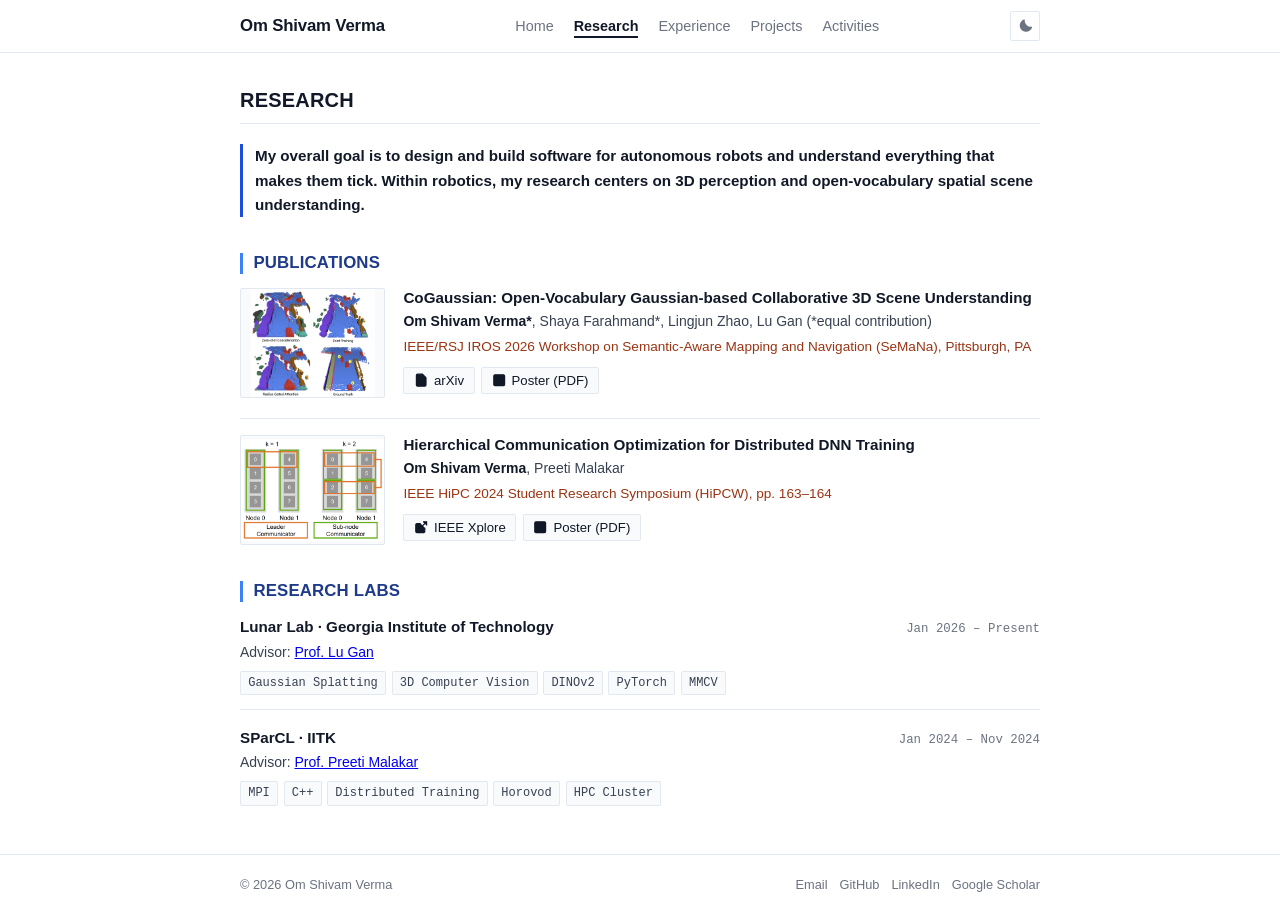
<file: research.html>
<!DOCTYPE html>
<html lang="en">
<head>
  <meta charset="UTF-8">
  <meta name="viewport" content="width=device-width, initial-scale=1.0">
  <title>Research | Om Shivam Verma</title>
  <meta name="description" content="Research publications and labs of Om Shivam Verma.">
  <link rel="canonical" href="https://omsv135.github.io/research.html">
  <meta property="og:title" content="Research | Om Shivam Verma">
  <meta property="og:description" content="Research publications and lab appointments of Om Shivam Verma.">
  <meta property="og:url" content="https://omsv135.github.io/research.html">
  <meta property="og:type" content="article">
  <meta property="og:image" content="https://omsv135.github.io/assets/images/myphoto_Sept2026.jpg">
  <meta name="twitter:card" content="summary">
  <meta name="twitter:title" content="Research | Om Shivam Verma">
  <meta name="twitter:description" content="Research publications and lab appointments of Om Shivam Verma.">
  <meta name="twitter:image" content="https://omsv135.github.io/assets/images/myphoto_Sept2026.jpg">
  <link rel="icon" type="image/png" href="assets/images/icon.png">
  <link rel="stylesheet" href="assets/css/style.css">
</head>
<body>

  
  <header class="site-header">
    <div class="container nav-container">
      <a href="index.html" class="nav-brand">Om Shivam Verma</a>
      
      <nav>
        <ul class="nav-links" id="nav-links">
          <li><a href="index.html">Home</a></li>
          <li><a href="research.html" class="active">Research</a></li>
          <li><a href="experience.html">Experience</a></li>
          <li><a href="projects.html">Projects</a></li>
          <li><a href="activities.html">Activities</a></li>
        </ul>
      </nav>

      <div class="nav-actions">
        <button class="theme-toggle-btn" id="theme-toggle-btn" aria-label="Toggle theme">
          <svg class="sun-icon" viewBox="0 0 24 24"><path d="M12 18a6 6 0 1 1 0-12 6 6 0 0 1 0 12zm0-2a4 4 0 1 0 0-8 4 4 0 0 0 0 8zM11 1h2v3h-2V1zm0 19h2v3h-2v-3zM3.515 4.929l1.414-1.414L7.05 5.636 5.636 7.05 3.515 4.93zM16.95 18.364l1.414-1.414 2.121 2.121-1.414 1.414-2.121-2.121zm2.121-14.85l1.414 1.415-2.121 2.121-1.414-1.414 2.121-2.121zM5.636 16.95l1.414 1.414-2.121 2.121-1.414-1.414 2.121-2.121zM23 11v2h-3v-2h3zM4 11v2H1v-2h3z"/></svg>
          <svg class="moon-icon" viewBox="0 0 24 24"><path d="M12.3 2a10 10 0 0 0-.19 2 10 10 0 0 0 10 10c.7 0 1.37-.07 2-.19A10 10 0 1 1 12.3 2z"/></svg>
        </button>
        <button class="mobile-nav-toggle" id="mobile-nav-toggle" aria-label="Toggle menu">
          <svg viewBox="0 0 24 24" fill="none" stroke="currentColor" stroke-width="2"><line x1="3" y1="12" x2="21" y2="12"></line><line x1="3" y1="6" x2="21" y2="6"></line><line x1="3" y1="18" x2="21" y2="18"></line></svg>
        </button>
      </div>
    </div>
  </header>

  
  <main>
    <div class="container">
      
      <h1 class="page-title">Research</h1>

      
      <p class="statement">
        My overall goal is to design and build software for autonomous robots and understand everything that makes them tick. Within robotics, my research centers on 3D perception and open-vocabulary spatial scene understanding.
      </p>

      
      <section class="section">
        <h2 class="section-title">Publications</h2>
        
        <div class="clean-list">
          
          
          <article class="pub-item" id="cogaussian">
            <img src="assets/images/CoGaussianIntroDiagram.png" alt="CoGaussian Architecture" class="pub-thumb">
            <div class="pub-details">
              <h3 class="pub-title">CoGaussian: Open-Vocabulary Gaussian-based Collaborative 3D Scene Understanding</h3>
              <div class="pub-authors">
                <strong>Om Shivam Verma*</strong>, Shaya Farahmand*, Lingjun Zhao, Lu Gan (*equal contribution)
              </div>
              <div class="pub-venue">
                IEEE/RSJ IROS 2026 Workshop on Semantic-Aware Mapping and Navigation (SeMaNa), Pittsburgh, PA
              </div>
              <div class="item-links">
                <a href="https://arxiv.org/abs/2610.28530" target="_blank" rel="noopener noreferrer" class="btn-rect">
                  <svg width="12" height="12" viewBox="0 0 24 24" fill="none" stroke="currentColor" stroke-width="2"><path d="M14 2H6a2 2 0 0 0-2 2v16a2 2 0 0 0 2 2h12a2 2 0 0 0 2-2V8z"></path><polyline points="14 2 14 8 20 8"></polyline><line x1="16" y1="13" x2="8" y2="13"></line><line x1="16" y1="17" x2="8" y2="17"></line><polyline points="10 9 9 9 8 9"></polyline></svg>
                  <span>arXiv</span>
                </a>
                <a href="assets/docs/CoGaussian_IROS2026_SeMaNa_Poster.pdf" target="_blank" class="btn-rect">
                  <svg width="12" height="12" viewBox="0 0 24 24" fill="none" stroke="currentColor" stroke-width="2"><rect x="3" y="3" width="18" height="18" rx="2" ry="2"></rect><circle cx="8.5" cy="8.5" r="1.5"></circle><polyline points="21 15 16 10 5 21"></polyline></svg>
                  <span>Poster (PDF)</span>
                </a>
              </div>
            </div>
          </article>

          
          <article class="pub-item">
            <img src="assets/images/hipc_communication_scheme.png" alt="HiPC Communication Scheme" class="pub-thumb">
            <div class="pub-details">
              <h3 class="pub-title">Hierarchical Communication Optimization for Distributed DNN Training</h3>
              <div class="pub-authors">
                <strong>Om Shivam Verma</strong>, Preeti Malakar
              </div>
              <div class="pub-venue">
                IEEE HiPC 2024 Student Research Symposium (HiPCW), pp. 163–164
              </div>
              <div class="item-links">
                <a href="https://doi.org/10.1109/HiPCW63042.2024.00059" target="_blank" rel="noopener noreferrer" class="btn-rect">
                  <svg width="12" height="12" viewBox="0 0 24 24" fill="none" stroke="currentColor" stroke-width="2"><path d="M18 13v6a2 2 0 0 1-2 2H5a2 2 0 0 1-2-2V8a2 2 0 0 1 2-2h6"></path><polyline points="15 3 21 3 21 9"></polyline><line x1="10" y1="14" x2="21" y2="3"></line></svg>
                  <span>IEEE Xplore</span>
                </a>
                <a href="assets/docs/Poster_HiPC24_srs151s1_final.pdf" target="_blank" class="btn-rect">
                  <svg width="12" height="12" viewBox="0 0 24 24" fill="none" stroke="currentColor" stroke-width="2"><rect x="3" y="3" width="18" height="18" rx="2" ry="2"></rect><circle cx="8.5" cy="8.5" r="1.5"></circle><polyline points="21 15 16 10 5 21"></polyline></svg>
                  <span>Poster (PDF)</span>
                </a>
              </div>
            </div>
          </article>

        </div>
      </section>

      
      <section class="section">
        <h2 class="section-title">Research Labs</h2>

        <div class="clean-list">
          
          <div class="entry-block">
            <div class="entry-header">
              <span class="entry-role">Lunar Lab &middot; Georgia Institute of Technology</span>
              <span class="entry-date">Jan 2026 – Present</span>
            </div>
            <div class="entry-org">Advisor: <a href="https://ganlumomo.github.io/" target="_blank" rel="noopener noreferrer">Prof. Lu Gan</a></div>
            <div class="tech-box-row">
              <span class="tech-box">Gaussian Splatting</span>
              <span class="tech-box">3D Computer Vision</span>
              <span class="tech-box">DINOv2</span>
              <span class="tech-box">PyTorch</span>
              <span class="tech-box">MMCV</span>
            </div>
          </div>

          <div class="entry-block">
            <div class="entry-header">
              <span class="entry-role">SParCL &middot; IITK</span>
              <span class="entry-date">Jan 2024 – Nov 2024</span>
            </div>
            <div class="entry-org">Advisor: <a href="https://www.cse.iitk.ac.in/users/pmalakar/" target="_blank" rel="noopener noreferrer">Prof. Preeti Malakar</a></div>
            <div class="tech-box-row">
              <span class="tech-box">MPI</span>
              <span class="tech-box">C++</span>
              <span class="tech-box">Distributed Training</span>
              <span class="tech-box">Horovod</span>
              <span class="tech-box">HPC Cluster</span>
            </div>
          </div>

        </div>
      </section>

    </div>
  </main>

  
  <footer class="site-footer">
    <div class="container footer-content">
      <div>&copy; 2026 Om Shivam Verma</div>
      <div class="footer-links">
        <a href="mailto:overma3@gatech.edu">Email</a>
        <a href="https://github.com/omsv135" target="_blank" rel="noopener noreferrer">GitHub</a>
        <a href="https://linkedin.com/in/omsv135" target="_blank" rel="noopener noreferrer">LinkedIn</a>
        <a href="https://scholar.google.com/citations?user=UkRxZe0AAAAJ" target="_blank" rel="noopener noreferrer">Google Scholar</a>
      </div>
    </div>
  </footer>

  <script src="assets/js/main.js"></script>
</body>
</html>
</file>
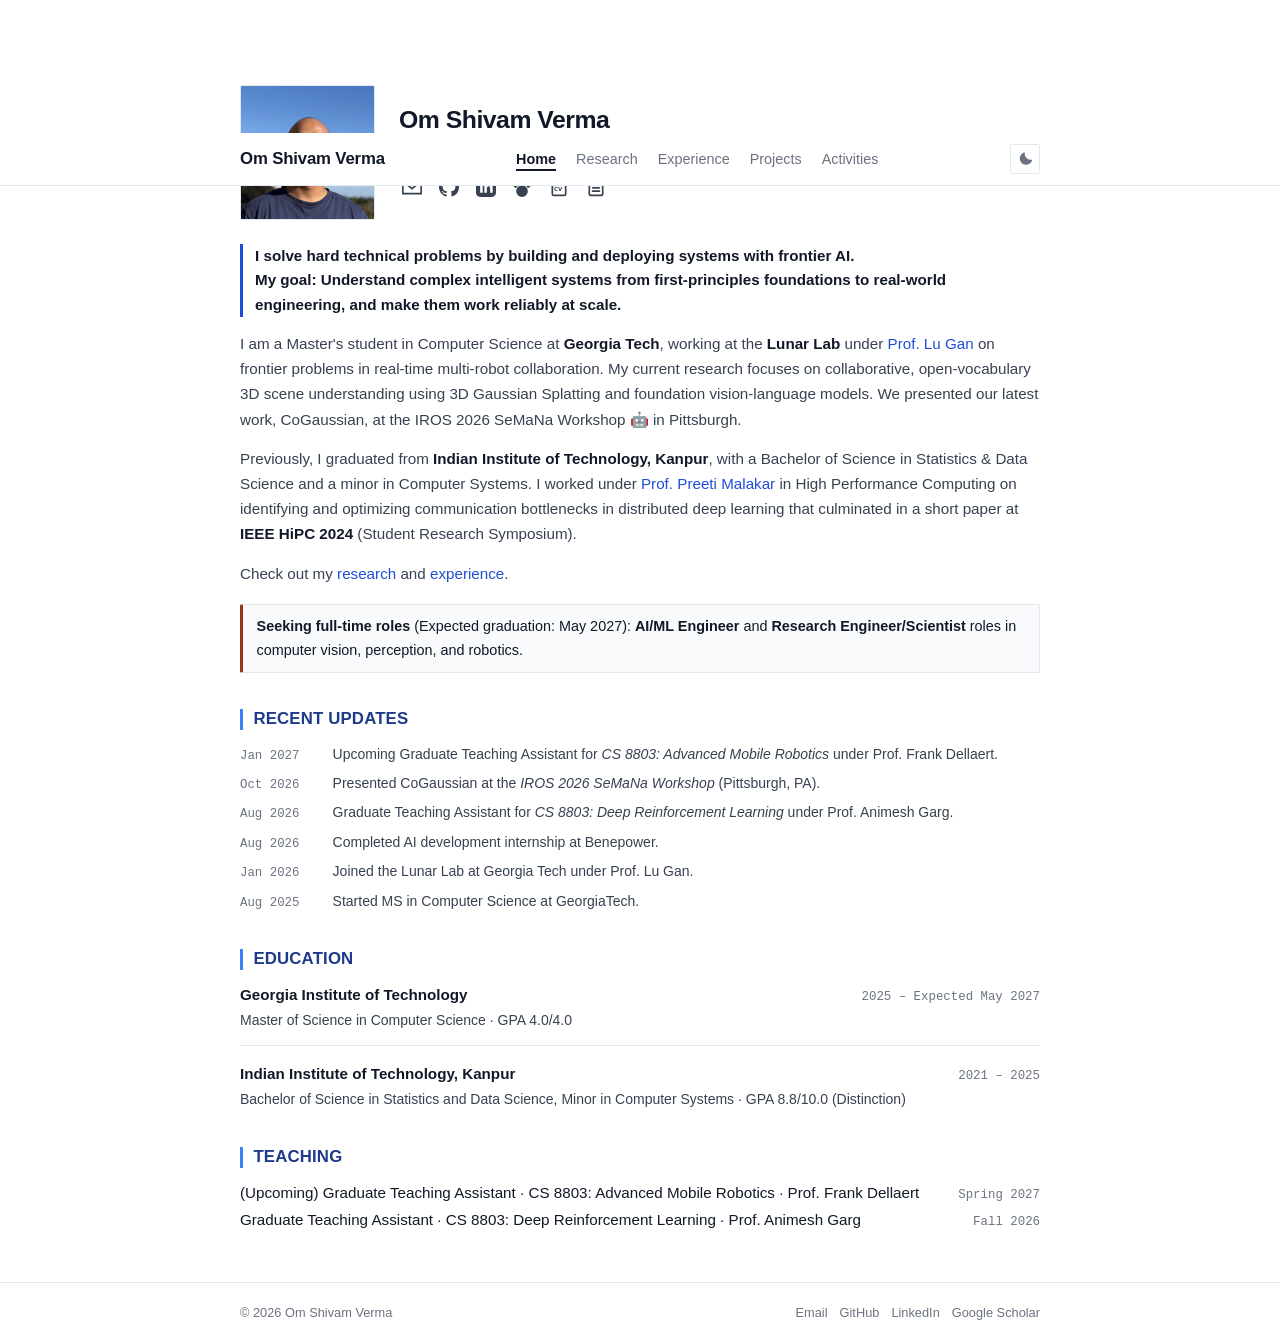
<file: teaching.html>
<!DOCTYPE html>
<html lang="en">
<head>
  <meta charset="UTF-8">
  <meta http-equiv="refresh" content="0; url=index.html#teaching">
  <title>Redirecting to Teaching...</title>
  <link rel="canonical" href="index.html#teaching">
</head>
<body>
  <p>Redirecting to <a href="index.html#teaching">Teaching on Home</a>...</p>
</body>
</html>
</file>
<file: assets/css/style.css>
:root {
  --bg: #ffffff;
  --bg-subtle: #f8fafc;
  --bg-hover: #f1f5f9;
  --border: #e2e8f0;
  --border-dark: #cbd5e1;
  --text-main: #111827;
  --text-muted: #374151;
  --text-light: #6b7280;
  --link: #1d4ed8;
  --link-hover: #1e40af;
  --accent: #9a3412;
  --heading-section: #1e3a8a;
  --heading-section-bar: #3b82f6;
  --heading-section-border: var(--heading-section-bar);
  --font-sans: -apple-system, BlinkMacSystemFont, "Segoe UI", Roboto, "Helvetica Neue", Arial, sans-serif;
  --font-mono: ui-monospace, SFMono-Regular, Menlo, Monaco, Consolas, monospace;
  --max-width: 840px;
}

[data-theme="dark"] {
  --bg: #0f172a;
  --bg-subtle: #1e293b;
  --bg-hover: #334155;
  --border: #334155;
  --border-dark: #475569;
  --text-main: #f9fafb;
  --text-muted: #d1d5db;
  --text-light: #9ca3af;
  --link: #60a5fa;
  --link-hover: #93c5fd;
  --accent: #fb923c;
  --heading-section: #93c5fd;
  --heading-section-bar: #3b82f6;
  --heading-section-border: var(--heading-section-bar);
}

*, *::before, *::after {
  box-sizing: border-box;
  margin: 0;
  padding: 0;
}

html {
  font-size: 16px;
  scroll-behavior: smooth;
}

body {
  font-family: var(--font-sans);
  background-color: var(--bg);
  color: var(--text-main);
  line-height: 1.55;
  -webkit-font-smoothing: antialiased;
  min-height: 100vh;
  display: flex;
  flex-direction: column;
}

strong, b {
  font-weight: 550;
  color: var(--text-main);
}

.container {
  width: 100%;
  max-width: var(--max-width);
  margin: 0 auto;
  padding: 0 1.25rem;
}

header.site-header {
  border-bottom: 1px solid var(--border);
  background-color: var(--bg);
  position: sticky;
  top: 0;
  z-index: 50;
}

.nav-container {
  display: flex;
  align-items: center;
  justify-content: space-between;
  height: 3.25rem;
}

.nav-brand {
  font-weight: 700;
  font-size: 1.05rem;
  color: var(--text-main);
  text-decoration: none;
  letter-spacing: -0.01em;
}

.nav-links {
  display: flex;
  align-items: center;
  gap: 1.25rem;
  list-style: none;
}

.nav-links a {
  text-decoration: none;
  font-size: 0.9rem;
  color: var(--text-light);
  font-weight: 500;
  transition: color 0.15s ease;
}

.nav-links a:hover,
.nav-links a.active {
  color: var(--text-main);
  font-weight: 600;
  border-bottom: 2px solid var(--text-main);
  padding-bottom: 2px;
}

.nav-actions {
  display: flex;
  align-items: center;
  gap: 0.75rem;
}

.theme-toggle-btn {
  background: none;
  border: 1px solid var(--border);
  color: var(--text-light);
  width: 1.9rem;
  height: 1.9rem;
  display: flex;
  align-items: center;
  justify-content: center;
  cursor: pointer;
  border-radius: 2px;
  transition: background 0.15s ease, border-color 0.15s ease;
}

.theme-toggle-btn:hover {
  color: var(--text-main);
  background-color: var(--bg-subtle);
  border-color: var(--border-dark);
}

.theme-toggle-btn svg {
  width: 0.95rem;
  height: 0.95rem;
  fill: currentColor;
}

.mobile-nav-toggle {
  display: none;
  background: none;
  border: 1px solid var(--border);
  color: var(--text-main);
  padding: 0.35rem;
  border-radius: 2px;
  cursor: pointer;
}

.mobile-nav-toggle svg {
  width: 1.2rem;
  height: 1.2rem;
  display: block;
}

main {
  flex: 1 0 auto;
  padding: 2rem 0 3rem 0;
}

.page-title {
  font-size: 1.25rem;
  font-weight: 600;
  letter-spacing: 0.01em;
  text-transform: uppercase;
  color: var(--text-main);
  margin-bottom: 1.25rem;
  padding-bottom: 0.45rem;
  border-bottom: 1px solid var(--border);
}

.btn-rect {
  display: inline-flex;
  align-items: center;
  gap: 0.35rem;
  padding: 0.3rem 0.6rem;
  font-size: 0.825rem;
  font-weight: 500;
  text-decoration: none;
  background-color: var(--bg-subtle);
  color: var(--text-main);
  border: 1px solid var(--border);
  border-radius: 2px;
  transition: background-color 0.15s ease, border-color 0.15s ease, color 0.15s ease;
  line-height: 1.2;
  text-transform: none;
  letter-spacing: normal;
}

.btn-rect:hover {
  background-color: var(--bg-hover);
  border-color: var(--border-dark);
  color: var(--link);
}

.btn-rect svg {
  width: 0.9rem;
  height: 0.9rem;
  fill: currentColor;
  flex-shrink: 0;
}

.tech-box-row {
  display: flex;
  flex-wrap: wrap;
  gap: 0.35rem;
  margin-top: 0.45rem;
}

.tech-box {
  display: inline-block;
  font-family: var(--font-mono);
  font-size: 0.75rem;
  padding: 0.12rem 0.45rem;
  border: 1px solid var(--border);
  border-radius: 2px;
  background-color: var(--bg-subtle);
  color: var(--text-muted);
}

.hero {
  display: flex;
  align-items: center;
  gap: 1.5rem;
  margin-bottom: 1.5rem;
}

.hero-avatar {
  width: 135px;
  height: 135px;
  border-radius: 2px;
  object-fit: cover;
  border: 1px solid var(--border);
  flex-shrink: 0;
}

.hero-details {
  display: flex;
  flex-direction: column;
  gap: 0.25rem;
}

.hero-name {
  font-size: 1.55rem;
  font-weight: 700;
  letter-spacing: -0.02em;
  color: var(--text-main);
  line-height: 1.2;
}

.hero-title {
  font-size: 1.06rem;
  font-weight: 500;
  color: var(--text-muted);
  line-height: 1.35;
}

.social-btn-group {
  display: flex;
  align-items: center;
  flex-wrap: wrap;
  gap: 0.65rem;
  margin-top: 0.5rem;
}

.social-icon-btn {
  display: inline-flex;
  align-items: center;
  justify-content: center;
  color: var(--text-muted);
  text-decoration: none;
  padding: 0.2rem;
  transition: color 0.15s ease, transform 0.15s ease;
  line-height: 1;
}

.social-icon-btn:hover {
  color: var(--link);
  transform: translateY(-1px);
}

.social-icon-btn svg {
  width: 1.25rem;
  height: 1.25rem;
  display: block;
}

.prose {
  font-size: 0.95rem;
  color: var(--text-muted);
  line-height: 1.65;
}

.prose p {
  margin-bottom: 0.9rem;
}

.prose p:last-child {
  margin-bottom: 0;
}

.prose strong {
  color: var(--text-main);
  font-weight: 550;
}

.prose a {
  color: var(--link);
  text-decoration: none;
}

.prose a:hover {
  text-decoration: underline;
}

.statement {
  font-size: 0.95rem;
  font-weight: 550;
  color: var(--text-main);
  margin-bottom: 0.95rem;
  line-height: 1.6;
  border-left: 3px solid var(--link);
  padding-left: 0.75rem;
}

.status-note {
  font-size: 0.9rem;
  background-color: var(--bg-subtle);
  border: 1px solid var(--border);
  border-left: 3px solid var(--accent);
  padding: 0.6rem 0.85rem;
  margin: 1.15rem 0;
  color: var(--text-main);
  border-radius: 2px;
}

.section {
  margin-top: 2.25rem;
}

.section:first-child {
  margin-top: 0;
}

.section-title {
  font-size: 1.05rem;
  font-weight: 600;
  letter-spacing: 0.01em;
  color: var(--heading-section);
  text-transform: uppercase;
  margin-bottom: 0.85rem;
  padding-left: 0.65rem;
  border-left: 3px solid var(--heading-section-bar);
  line-height: 1.25;
  display: flex;
  justify-content: space-between;
  align-items: center;
  flex-wrap: wrap;
  gap: 0.5rem;
}

.news-list {
  list-style: none;
  display: flex;
  flex-direction: column;
  gap: 0.45rem;
  font-size: 0.875rem;
}

.news-item {
  display: flex;
  gap: 1.1rem;
  align-items: baseline;
}

.news-date {
  font-family: var(--font-mono);
  font-size: 0.775rem;
  color: var(--text-light);
  min-width: 75px;
  flex-shrink: 0;
}

.news-text {
  color: var(--text-muted);
  line-height: 1.45;
}

.news-text strong {
  color: var(--text-main);
}

.clean-list {
  list-style: none;
  display: flex;
  flex-direction: column;
  gap: 1rem;
}

.entry-block {
  padding-bottom: 0.85rem;
  border-bottom: 1px solid var(--border);
}

.entry-block:last-child {
  border-bottom: none;
  padding-bottom: 0;
}

.entry-header {
  display: flex;
  justify-content: space-between;
  align-items: baseline;
  flex-wrap: wrap;
  gap: 0.4rem;
  margin-bottom: 0.15rem;
}

.entry-role {
  font-size: 0.95rem;
  font-weight: 650;
  color: var(--text-main);
}

#teaching .entry-role {
  font-weight: 400;
}

.entry-org {
  font-weight: 500;
  font-size: 0.875rem;
  color: var(--text-muted);
}

.entry-date {
  font-family: var(--font-mono);
  font-size: 0.775rem;
  color: var(--text-light);
}

.pub-item {
  display: flex;
  gap: 1.15rem;
  align-items: flex-start;
  padding-bottom: 1.25rem;
  border-bottom: 1px solid var(--border);
}

.pub-item:last-child {
  border-bottom: none;
  padding-bottom: 0;
}

.pub-thumb {
  width: 145px;
  height: 110px;
  object-fit: contain;
  background-color: var(--bg-subtle);
  border: 1px solid var(--border);
  border-radius: 2px;
  flex-shrink: 0;
}

.pub-details {
  display: flex;
  flex-direction: column;
  gap: 0.2rem;
  font-size: 0.875rem;
}

.pub-title {
  font-size: 0.95rem;
  font-weight: 550;
  color: var(--text-main);
  line-height: 1.35;
}

.pub-authors {
  color: var(--text-muted);
}

.pub-authors strong {
  color: var(--text-main);
}

.pub-venue {
  color: var(--accent);
  font-weight: 500;
  font-size: 0.85rem;
}

.item-links {
  display: flex;
  flex-wrap: wrap;
  gap: 0.4rem;
  margin-top: 0.4rem;
}

.projects-list {
  display: flex;
  flex-direction: column;
  gap: 1.25rem;
}

.project-item {
  display: flex;
  gap: 1.15rem;
  padding-bottom: 1.25rem;
  border-bottom: 1px solid var(--border);
}

.project-item:last-child {
  border-bottom: none;
  padding-bottom: 0;
}

.project-img {
  width: 145px;
  height: 110px;
  object-fit: cover;
  border: 1px solid var(--border);
  border-radius: 2px;
  flex-shrink: 0;
}

.project-details {
  display: flex;
  flex-direction: column;
  gap: 0.2rem;
  font-size: 0.875rem;
}

.project-header-inline {
  display: flex;
  align-items: center;
  gap: 0.45rem;
  flex-wrap: wrap;
}

.project-icon-link {
  display: inline-flex;
  align-items: center;
  color: var(--text-muted);
  text-decoration: none;
  transition: color 0.15s ease, transform 0.15s ease;
  line-height: 1;
}

.project-icon-link:hover {
  color: var(--link);
  transform: translateY(-1px);
}

.project-icon-link svg {
  width: 0.95rem;
  height: 0.95rem;
  display: block;
  fill: currentColor;
}

.project-title {
  font-size: 0.95rem;
  font-weight: 650;
  color: var(--text-main);
}

.project-badge {
  font-size: 0.75rem;
  color: var(--accent);
  font-weight: 600;
}

.project-desc {
  color: var(--text-muted);
  line-height: 1.45;
  margin-top: 0.1rem;
}

footer.site-footer {
  margin-top: auto;
  border-top: 1px solid var(--border);
  padding: 1.25rem 0;
  font-size: 0.8rem;
  color: var(--text-light);
}

.footer-content {
  display: flex;
  justify-content: space-between;
  align-items: center;
  flex-wrap: wrap;
  gap: 0.5rem;
}

.footer-links {
  display: flex;
  gap: 0.75rem;
}

.footer-links a {
  color: var(--text-light);
  text-decoration: none;
}

.footer-links a:hover {
  color: var(--text-main);
}

.activity-photo-wrap {
  margin-top: 0.75rem;
  border-radius: 2px;
  overflow: hidden;
  border: 1px solid var(--border);
}

.activity-photo {
  width: 100%;
  height: auto;
  max-height: 420px;
  object-fit: cover;
  display: block;
}

.photo-grid {
  display: grid;
  grid-template-columns: 1fr 1fr;
  gap: 0.85rem;
  margin-top: 0.75rem;
}

.photo-card {
  border: 1px solid var(--border);
  border-radius: 2px;
  overflow: hidden;
  background-color: var(--bg-subtle);
}

.photo-card img {
  width: 100%;
  height: 240px;
  object-fit: cover;
  display: block;
}

.photo-caption {
  display: block;
  font-size: 0.775rem;
  color: var(--text-light);
  padding: 0.35rem 0.55rem;
  background-color: var(--bg-subtle);
  border-top: 1px solid var(--border);
}

@media (max-width: 640px) {
  .hero {
    flex-direction: column;
    align-items: flex-start;
    gap: 0.85rem;
  }

  .pub-item, .project-item {
    flex-direction: column;
  }

  .pub-thumb, .project-img {
    width: 100%;
    height: 160px;
  }

  .photo-grid {
    grid-template-columns: 1fr;
  }

  .nav-links {
    display: none;
    position: absolute;
    top: 3.25rem;
    left: 0;
    right: 0;
    background-color: var(--bg);
    border-bottom: 1px solid var(--border);
    flex-direction: column;
    padding: 0.85rem 1.15rem;
    gap: 0.65rem;
  }

  .nav-links.show {
    display: flex;
  }

  .mobile-nav-toggle {
    display: block;
  }
}
</file>
